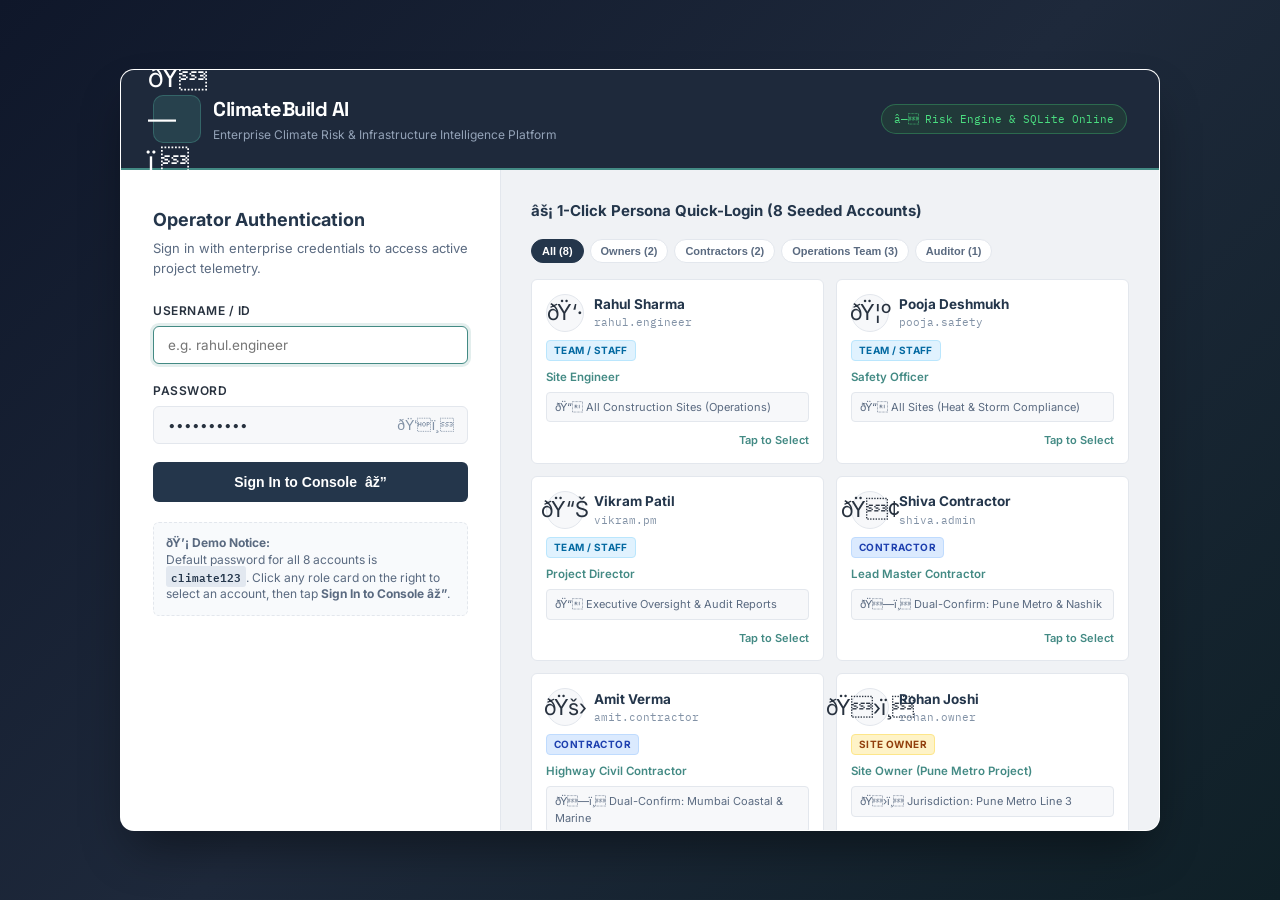
<file: login.html>
﻿<!DOCTYPE html>
<html lang="en">
<head>
  <meta charset="UTF-8">
  <meta name="viewport" content="width=device-width, initial-scale=1.0">
  <title>Sign In â€” ClimateBuildAI Enterprise Platform</title>
  <link rel="preconnect" href="https://fonts.googleapis.com">
  <link rel="preconnect" href="https://fonts.gstatic.com" crossorigin>
  <link href="https://fonts.googleapis.com/css2?family=IBM+Plex+Mono:wght@400;500;600&family=Inter:wght@400;500;600;700&family=Space+Grotesk:wght@600;700&display=swap" rel="stylesheet">
  <link rel="stylesheet" href="style.css">
  <style>
    body {
      background: linear-gradient(135deg, #0F172A 0%, #1E293B 50%, #0F2027 100%);
      color: #F8FAFC;
      min-height: 100vh;
      display: flex;
      flex-direction: column;
      align-items: center;
      justify-content: center;
      padding: 24px 16px;
      font-family: var(--font-sans);
    }
    .login-container {
      width: 100%;
      max-width: 1040px;
      background: #FFFFFF;
      color: var(--text-primary);
      border-radius: var(--radius-lg);
      box-shadow: 0 25px 50px -12px rgba(0, 0, 0, 0.45);
      border: 1px solid rgba(255, 255, 255, 0.15);
      overflow: hidden;
      display: flex;
      flex-direction: column;
    }
    .login-header {
      background: #1E293B;
      color: #FFFFFF;
      padding: 24px 32px;
      display: flex;
      justify-content: space-between;
      align-items: center;
      border-bottom: 2px solid var(--accent);
    }
    .login-brand {
      display: flex;
      align-items: center;
      gap: 12px;
    }
    .login-brand-icon {
      font-size: 28px;
      background: rgba(67, 138, 132, 0.25);
      width: 48px;
      height: 48px;
      display: flex;
      align-items: center;
      justify-content: center;
      border-radius: 10px;
      border: 1px solid rgba(67, 138, 132, 0.5);
    }
    .login-brand h1 {
      font-family: var(--font-display);
      font-size: 20px;
      letter-spacing: -0.5px;
      margin: 0;
      color: #FFFFFF;
    }
    .login-brand p {
      font-size: 12px;
      color: #94A3B8;
      margin: 2px 0 0 0;
    }
    .login-status-badge {
      display: flex;
      align-items: center;
      gap: 6px;
      font-family: var(--font-mono);
      font-size: 11px;
      background: rgba(46, 125, 50, 0.2);
      color: #4ADE80;
      padding: 6px 12px;
      border-radius: 20px;
      border: 1px solid rgba(74, 222, 128, 0.3);
    }
    .login-grid {
      display: grid;
      grid-template-columns: 380px 1fr;
      min-height: 580px;
    }
    .login-form-side {
      padding: 36px 32px;
      background: #FFFFFF;
      border-right: 1px solid var(--border);
      display: flex;
      flex-direction: column;
    }
    .login-form-title {
      font-size: 18px;
      font-weight: 700;
      color: var(--primary);
      margin-bottom: 6px;
    }
    .login-form-sub {
      font-size: 13px;
      color: var(--text-secondary);
      margin-bottom: 24px;
    }
    .form-group {
      margin-bottom: 18px;
    }
    .form-label {
      display: block;
      font-size: 12px;
      font-weight: 600;
      color: var(--text-primary);
      margin-bottom: 6px;
      text-transform: uppercase;
      letter-spacing: 0.5px;
    }
    .input-wrapper {
      position: relative;
      display: flex;
      align-items: center;
    }
    .input-wrapper input {
      width: 100%;
      padding: 10px 14px;
      font-size: 13.5px;
      font-family: var(--font-sans);
      border: 1.5px solid var(--border);
      border-radius: var(--radius-sm);
      outline: none;
      transition: all 0.2s ease;
      background: var(--bg-app);
      color: var(--text-primary);
    }
    .input-wrapper input:focus {
      border-color: var(--accent);
      background: #FFFFFF;
      box-shadow: 0 0 0 3px rgba(67, 138, 132, 0.15);
    }
    .toggle-pwd-btn {
      position: absolute;
      right: 10px;
      background: transparent;
      border: none;
      cursor: pointer;
      font-size: 14px;
      color: var(--text-muted);
      padding: 4px;
    }
    .login-submit-btn {
      width: 100%;
      background: var(--primary);
      color: #FFFFFF;
      border: none;
      padding: 12px;
      font-size: 14px;
      font-weight: 600;
      border-radius: var(--radius-sm);
      cursor: pointer;
      display: flex;
      align-items: center;
      justify-content: center;
      gap: 8px;
      transition: background 0.2s ease, transform 0.1s ease;
      margin-top: 10px;
    }
    .login-submit-btn:hover {
      background: var(--primary-hover);
      transform: translateY(-1px);
    }
    .login-error-banner {
      background: var(--risk-critical-bg);
      border: 1px solid var(--risk-critical-border);
      color: var(--risk-critical);
      padding: 10px 14px;
      border-radius: var(--radius-sm);
      font-size: 12.5px;
      margin-bottom: 18px;
      display: none;
      align-items: center;
      gap: 8px;
    }
    .login-quick-side {
      background: var(--bg-subtle);
      padding: 30px;
      overflow-y: auto;
      max-height: 660px;
    }
    .quick-side-header {
      display: flex;
      justify-content: space-between;
      align-items: center;
      margin-bottom: 16px;
    }
    .quick-side-title {
      font-size: 15px;
      font-weight: 700;
      color: var(--primary);
    }
    .quick-filter-tabs {
      display: flex;
      gap: 6px;
      margin-bottom: 16px;
      flex-wrap: wrap;
    }
    .quick-filter-btn {
      background: #FFFFFF;
      border: 1px solid var(--border);
      padding: 5px 10px;
      border-radius: 14px;
      font-size: 11px;
      font-weight: 600;
      color: var(--text-secondary);
      cursor: pointer;
      transition: all 0.15s ease;
    }
    .quick-filter-btn.active, .quick-filter-btn:hover {
      background: var(--primary);
      color: #FFFFFF;
      border-color: var(--primary);
    }
    .persona-quick-grid {
      display: grid;
      grid-template-columns: 1fr 1fr;
      gap: 12px;
    }
    .persona-card {
      background: #FFFFFF;
      border: 1.5px solid var(--border);
      border-radius: var(--radius-sm);
      padding: 14px;
      cursor: pointer;
      transition: all 0.2s ease;
      display: flex;
      flex-direction: column;
      position: relative;
    }
    .persona-card:hover {
      border-color: var(--accent);
      box-shadow: var(--shadow-md);
      transform: translateY(-2px);
    }
    .persona-card-top {
      display: flex;
      align-items: center;
      gap: 10px;
      margin-bottom: 8px;
    }
    .persona-avatar {
      font-size: 22px;
      background: var(--bg-app);
      width: 38px;
      height: 38px;
      border-radius: 50%;
      display: flex;
      align-items: center;
      justify-content: center;
      border: 1px solid var(--border);
      flex-shrink: 0;
    }
    .persona-info {
      flex: 1;
      overflow: hidden;
    }
    .persona-name {
      font-size: 13.5px;
      font-weight: 700;
      color: var(--primary);
      white-space: nowrap;
      overflow: hidden;
      text-overflow: ellipsis;
    }
    .persona-username {
      font-family: var(--font-mono);
      font-size: 11px;
      color: var(--text-muted);
    }
    .persona-role-title {
      font-size: 11.5px;
      font-weight: 600;
      color: var(--accent);
      margin-bottom: 6px;
    }
    .persona-tag {
      display: inline-block;
      font-size: 10px;
      font-weight: 700;
      padding: 2px 7px;
      border-radius: 4px;
      text-transform: uppercase;
      letter-spacing: 0.4px;
      margin-bottom: 8px;
      align-self: flex-start;
    }
    .tag-owner {
      background: #FEF3C7;
      color: #92400E;
      border: 1px solid #FDE68A;
    }
    .tag-contractor {
      background: #DBEAFE;
      color: #1E40AF;
      border: 1px solid #BFDBFE;
    }
    .tag-team {
      background: #E0F2FE;
      color: #0369A1;
      border: 1px solid #BAE6FD;
    }
    .tag-viewer {
      background: #F1F5F9;
      color: #475569;
      border: 1px solid #E2E8F0;
    }
    .persona-jurisdiction {
      font-size: 11px;
      color: var(--text-secondary);
      background: var(--bg-app);
      padding: 6px 8px;
      border-radius: 4px;
      border: 1px solid var(--border);
      margin-bottom: 10px;
    }
    .persona-login-action {
      font-size: 11px;
      font-weight: 600;
      color: var(--accent);
      display: flex;
      align-items: center;
      justify-content: flex-end;
      gap: 4px;
      margin-top: auto;
    }
    .persona-card:hover .persona-login-action {
      color: var(--primary);
    }
    /* Selected state for persona cards */
    .persona-card.selected {
      border-color: var(--primary);
      background: linear-gradient(135deg, #EFF6FF 0%, #DBEAFE 100%);
      box-shadow: 0 0 0 2px rgba(37,99,235,0.18), 0 4px 16px rgba(37,99,235,0.10);
      transform: translateY(-2px);
    }
    .persona-card.selected .persona-login-action {
      color: var(--primary);
      font-weight: 700;
    }
    .demo-credentials-note {
      margin-top: 20px;
      background: #F8FAFC;
      border: 1px dashed var(--border);
      border-radius: var(--radius-sm);
      padding: 12px;
      font-size: 12px;
      color: var(--text-secondary);
      line-height: 1.4;
    }
    .demo-credentials-note code {
      background: #E2E8F0;
      padding: 1px 5px;
      border-radius: 3px;
      font-family: var(--font-mono);
      font-size: 11px;
      color: var(--primary);
      font-weight: 600;
    }
    @media (max-width: 860px) {
      .login-grid {
        grid-template-columns: 1fr;
      }
      .login-form-side {
        border-right: none;
        border-bottom: 1px solid var(--border);
      }
      .persona-quick-grid {
        grid-template-columns: 1fr;
      }
    }
  </style>
</head>
<body>

  <div class="login-container">
    <!-- Header -->
    <div class="login-header">
      <div class="login-brand">
        <div class="login-brand-icon">ðŸ—ï¸</div>
        <div>
          <h1>ClimateBuild AI</h1>
          <p>Enterprise Climate Risk &amp; Infrastructure Intelligence Platform</p>
        </div>
      </div>
      <div class="login-status-badge">
        <span>â—</span>
        <span>Risk Engine &amp; SQLite Online</span>
      </div>
    </div>

    <!-- Login Grid -->
    <div class="login-grid">
      <!-- Left: Form -->
      <div class="login-form-side">
        <div class="login-form-title">Operator Authentication</div>
        <div class="login-form-sub">Sign in with enterprise credentials to access active project telemetry.</div>

        <div id="loginErrorBanner" class="login-error-banner">
          <span>âš ï¸</span>
          <span id="loginErrorText">Invalid username or password.</span>
        </div>

        <form id="loginForm" onsubmit="handleFormLogin(event)">
          <div class="form-group">
            <label class="form-label" for="loginUsername">Username / ID</label>
            <div class="input-wrapper">
              <input type="text" id="loginUsername" placeholder="e.g. rahul.engineer" required autofocus autocomplete="username">
            </div>
          </div>

          <div class="form-group">
            <label class="form-label" for="loginPassword">Password</label>
            <div class="input-wrapper">
              <input type="password" id="loginPassword" value="climate123" placeholder="Enter password" required autocomplete="current-password">
              <button type="button" class="toggle-pwd-btn" id="togglePwdBtn" onclick="togglePasswordVisibility()">ðŸ‘ï¸</button>
            </div>
          </div>

          <button type="submit" class="login-submit-btn" id="loginSubmitBtn">
            <span>Sign In to Console</span>
            <span>âž”</span>
          </button>
        </form>

        <!-- Selected Account Notice (shown after clicking a persona card) -->
        <div id="selectedAccountNotice" style="display:none; align-items:center; gap:8px; background:#EFF6FF; border:1px solid #BFDBFE; border-radius:6px; padding:9px 14px; margin-top:12px; font-size:13px;"></div>

        <div class="demo-credentials-note">
          <strong>ðŸ’¡ Demo Notice:</strong><br>
          Default password for all 8 accounts is <code>climate123</code>. Click any role card on the right to select an account, then tap <strong>Sign In to Console âž”</strong>.
        </div>
      </div>

      <!-- Right: Quick Personas -->
      <div class="login-quick-side">
        <div class="quick-side-header">
          <div class="quick-side-title">âš¡ 1-Click Persona Quick-Login (8 Seeded Accounts)</div>
        </div>

        <div class="quick-filter-tabs">
          <button class="quick-filter-btn active" onclick="filterPersonas('all', this)">All (8)</button>
          <button class="quick-filter-btn" onclick="filterPersonas('Owner', this)">Owners (2)</button>
          <button class="quick-filter-btn" onclick="filterPersonas('Contractor', this)">Contractors (2)</button>
          <button class="quick-filter-btn" onclick="filterPersonas('Team/Staff', this)">Operations Team (3)</button>
          <button class="quick-filter-btn" onclick="filterPersonas('Viewer', this)">Auditor (1)</button>
        </div>

        <div class="persona-quick-grid" id="personaQuickGrid">
          <!-- Account 1: rahul.engineer -->
          <div class="persona-card" data-type="Team/Staff" onclick="quickLogin('rahul.engineer')">
            <div class="persona-card-top">
              <div class="persona-avatar">ðŸ‘·</div>
              <div class="persona-info">
                <div class="persona-name">Rahul Sharma</div>
                <div class="persona-username">rahul.engineer</div>
              </div>
            </div>
            <span class="persona-tag tag-team">Team / Staff</span>
            <div class="persona-role-title">Site Engineer</div>
            <div class="persona-jurisdiction">ðŸ“ All Construction Sites (Operations)</div>
            <div class="persona-login-action">Tap to Select</div>
          </div>

          <!-- Account 2: pooja.safety -->
          <div class="persona-card" data-type="Team/Staff" onclick="quickLogin('pooja.safety')">
            <div class="persona-card-top">
              <div class="persona-avatar">ðŸ¦º</div>
              <div class="persona-info">
                <div class="persona-name">Pooja Deshmukh</div>
                <div class="persona-username">pooja.safety</div>
              </div>
            </div>
            <span class="persona-tag tag-team">Team / Staff</span>
            <div class="persona-role-title">Safety Officer</div>
            <div class="persona-jurisdiction">ðŸ“ All Sites (Heat &amp; Storm Compliance)</div>
            <div class="persona-login-action">Tap to Select</div>
          </div>

          <!-- Account 3: vikram.pm -->
          <div class="persona-card" data-type="Team/Staff" onclick="quickLogin('vikram.pm')">
            <div class="persona-card-top">
              <div class="persona-avatar">ðŸ“Š</div>
              <div class="persona-info">
                <div class="persona-name">Vikram Patil</div>
                <div class="persona-username">vikram.pm</div>
              </div>
            </div>
            <span class="persona-tag tag-team">Team / Staff</span>
            <div class="persona-role-title">Project Director</div>
            <div class="persona-jurisdiction">ðŸ“ Executive Oversight &amp; Audit Reports</div>
            <div class="persona-login-action">Tap to Select</div>
          </div>

          <!-- Account 4: shiva.admin -->
          <div class="persona-card" data-type="Contractor" onclick="quickLogin('shiva.admin')">
            <div class="persona-card-top">
              <div class="persona-avatar">ðŸ¢</div>
              <div class="persona-info">
                <div class="persona-name">Shiva Contractor</div>
                <div class="persona-username">shiva.admin</div>
              </div>
            </div>
            <span class="persona-tag tag-contractor">Contractor</span>
            <div class="persona-role-title">Lead Master Contractor</div>
            <div class="persona-jurisdiction">ðŸ—ï¸ Dual-Confirm: Pune Metro &amp; Nashik</div>
            <div class="persona-login-action">Tap to Select</div>
          </div>

          <!-- Account 5: amit.contractor -->
          <div class="persona-card" data-type="Contractor" onclick="quickLogin('amit.contractor')">
            <div class="persona-card-top">
              <div class="persona-avatar">ðŸš›</div>
              <div class="persona-info">
                <div class="persona-name">Amit Verma</div>
                <div class="persona-username">amit.contractor</div>
              </div>
            </div>
            <span class="persona-tag tag-contractor">Contractor</span>
            <div class="persona-role-title">Highway Civil Contractor</div>
            <div class="persona-jurisdiction">ðŸ—ï¸ Dual-Confirm: Mumbai Coastal &amp; Marine</div>
            <div class="persona-login-action">Tap to Select</div>
          </div>

          <!-- Account 6: rohan.owner -->
          <div class="persona-card" data-type="Owner" onclick="quickLogin('rohan.owner')">
            <div class="persona-card-top">
              <div class="persona-avatar">ðŸ›ï¸</div>
              <div class="persona-info">
                <div class="persona-name">Rohan Joshi</div>
                <div class="persona-username">rohan.owner</div>
              </div>
            </div>
            <span class="persona-tag tag-owner">Site Owner</span>
            <div class="persona-role-title">Site Owner (Pune Metro Project)</div>
            <div class="persona-jurisdiction">ðŸ›ï¸ Jurisdiction: Pune Metro Line 3</div>
            <div class="persona-login-action">Tap to Select</div>
          </div>

          <!-- Account 7: suresh.owner -->
          <div class="persona-card" data-type="Owner" onclick="quickLogin('suresh.owner')">
            <div class="persona-card-top">
              <div class="persona-avatar">âš“</div>
              <div class="persona-info">
                <div class="persona-name">Suresh Shinde</div>
                <div class="persona-username">suresh.owner</div>
              </div>
            </div>
            <span class="persona-tag tag-owner">Site Owner</span>
            <div class="persona-role-title">Site Owner (Mumbai Coastal Project)</div>
            <div class="persona-jurisdiction">ðŸ›ï¸ Jurisdiction: Mumbai Coastal Pier 4</div>
            <div class="persona-login-action">Tap to Select</div>
          </div>

          <!-- Account 8: public.viewer -->
          <div class="persona-card" data-type="Viewer" onclick="quickLogin('public.viewer')">
            <div class="persona-card-top">
              <div class="persona-avatar">ðŸ‘ï¸</div>
              <div class="persona-info">
                <div class="persona-name">Public Auditor</div>
                <div class="persona-username">public.viewer</div>
              </div>
            </div>
            <span class="persona-tag tag-viewer">Public Auditor</span>
            <div class="persona-role-title">Read-Only Auditor</div>
            <div class="persona-jurisdiction">ðŸŒ Public Transparency &amp; ESG Records</div>
            <div class="persona-login-action">Tap to Select</div>
          </div>
        </div>
      </div>
    </div>
  </div>

  <script>
    function togglePasswordVisibility() {
      const pwd = document.getElementById("loginPassword");
      const btn = document.getElementById("togglePwdBtn");
      if (pwd.type === "password") {
        pwd.type = "text";
        btn.textContent = "ðŸ™ˆ";
      } else {
        pwd.type = "password";
        btn.textContent = "ðŸ‘ï¸";
      }
    }

    const KNOWN_ACCOUNTS = {
      "rahul.engineer": {
        id: "user-1", username: "rahul.engineer", name: "Rahul Sharma", role: "Site Engineer",
        user_type: "Team/Staff", email: "rahul.engineer@climatebuild.ai", avatar: "ðŸ‘·",
        assigned_site_id: null, assigned_site_name: "All Project Sites (Operations)"
      },
      "pooja.safety": {
        id: "user-2", username: "pooja.safety", name: "Pooja Deshmukh", role: "Safety Officer",
        user_type: "Team/Staff", email: "pooja.safety@climatebuild.ai", avatar: "ðŸ¦º",
        assigned_site_id: null, assigned_site_name: "All Project Sites (Safety Oversight)"
      },
      "vikram.pm": {
        id: "user-3", username: "vikram.pm", name: "Vikram Patil", role: "Project Director",
        user_type: "Team/Staff", email: "vikram.patil@climatebuild.ai", avatar: "ðŸ“Š",
        assigned_site_id: null, assigned_site_name: "All Project Sites (Executive Oversight)"
      },
      "shiva.admin": {
        id: "user-4", username: "shiva.admin", name: "Shiva Contractor", role: "Lead Master Contractor",
        user_type: "Contractor", email: "shiva.contractor@climatebuild.ai", avatar: "ðŸ¢",
        assigned_site_id: "site-pune", assigned_site_name: "Pune Metro Line 3"
      },
      "amit.contractor": {
        id: "user-5", username: "amit.contractor", name: "Amit Verma", role: "Highway Civil Contractor",
        user_type: "Contractor", email: "amit.verma@climatebuild.ai", avatar: "ðŸš›",
        assigned_site_id: "site-mumbai", assigned_site_name: "Mumbai Coastal Road Pier 4"
      },
      "rohan.owner": {
        id: "user-6", username: "rohan.owner", name: "Rohan Joshi", role: "Site Owner (Pune Metro Project)",
        user_type: "Owner", email: "rohan.joshi@climatebuild.ai", avatar: "ðŸ›ï¸",
        assigned_site_id: "site-pune", assigned_site_name: "Pune Metro Line 3"
      },
      "suresh.owner": {
        id: "user-7", username: "suresh.owner", name: "Suresh Shinde", role: "Site Owner (Mumbai Coastal Project)",
        user_type: "Owner", email: "suresh.shinde@climatebuild.ai", avatar: "âš“",
        assigned_site_id: "site-mumbai", assigned_site_name: "Mumbai Coastal Road Pier 4"
      },
      "public.viewer": {
        id: "user-8", username: "public.viewer", name: "Public Auditor", role: "Read-Only Auditor",
        user_type: "Viewer", email: "auditor@climatebuild.ai", avatar: "ðŸ‘ï¸",
        assigned_site_id: null, assigned_site_name: "Public Infrastructure Audit Portal"
      }
    };

    // Check if user is already logged in
    document.addEventListener("DOMContentLoaded", () => {
      try {
        const saved = JSON.parse(localStorage.getItem("climatebuild_user"));
        const token = localStorage.getItem("climatebuild_token");
        if (saved && saved.name && token) {
          const errBanner = document.getElementById("loginErrorBanner");
          errBanner.style.background = "#EFF6FF";
          errBanner.style.borderColor = "#93C5FD";
          errBanner.style.color = "#1E40AF";
          errBanner.style.display = "flex";
          errBanner.innerHTML = `
            <span>ðŸ‘¤</span>
            <div style="flex:1;">
              Currently logged in as <strong>${saved.name}</strong> (${saved.role}).
              <a href="index.html" style="margin-left:8px; color:#2563EB; font-weight:700; text-decoration:underline;">Enter Dashboard âž”</a>
            </div>
          `;
        }
      } catch (e) {}
    });

    function filterPersonas(type, btn) {
      document.querySelectorAll(".quick-filter-btn").forEach(b => b.classList.remove("active"));
      btn.classList.add("active");
      const cards = document.querySelectorAll(".persona-card");
      cards.forEach(card => {
        if (type === "all" || card.dataset.type === type) {
          card.style.display = "flex";
        } else {
          card.style.display = "none";
        }
      });
    }

    async function executeLogin(username, password, isDemo = false) {
      const errorBanner = document.getElementById("loginErrorBanner");
      const errorText = document.getElementById("loginErrorText");
      const submitBtn = document.getElementById("loginSubmitBtn");
      
      errorBanner.style.display = "none";
      errorBanner.style.background = "var(--risk-critical-bg)";
      errorBanner.style.borderColor = "var(--risk-critical-border)";
      errorBanner.style.color = "var(--risk-critical)";
      submitBtn.disabled = true;
      submitBtn.innerHTML = `<span>Authenticating...</span>`;

      const normalizedUser = (username || "").trim().toLowerCase();
      let authUser = null;
      let token = null;

      try {
        const response = await fetch("/api/auth/login", {
          method: "POST",
          headers: { "Content-Type": "application/json" },
          body: JSON.stringify({ username: normalizedUser, password, is_demo: isDemo })
        });
        const data = await response.json();

        if (response.ok && data.success) {
          authUser = data.user;
          token = data.token;
          localStorage.setItem("climatebuild_permissions", JSON.stringify(data.permissions || {}));
        } else {
          errorText.textContent = data.error || "Authentication failed. Please verify credentials.";
          errorBanner.style.display = "flex";
          submitBtn.disabled = false;
          submitBtn.innerHTML = `<span>Sign In to Console</span><span>âž”</span>`;
          return;
        }
      } catch (err) {
        // Client-side fallback for offline or file:// protocol
        console.warn("Backend /api/auth/login unreachable, validating locally:", err);
        if (KNOWN_ACCOUNTS[normalizedUser]) {
          if (isDemo || password === "climate123") {
            authUser = KNOWN_ACCOUNTS[normalizedUser];
            token = `cb-token-${authUser.id}-${Date.now()}`;
          } else {
            errorText.textContent = "Incorrect password. Default demo password is: climate123";
            errorBanner.style.display = "flex";
            submitBtn.disabled = false;
            submitBtn.innerHTML = `<span>Sign In to Console</span><span>âž”</span>`;
            return;
          }
        } else {
          errorText.textContent = `User '${username}' not found. Please choose from the 8 demo accounts.`;
          errorBanner.style.display = "flex";
          submitBtn.disabled = false;
          submitBtn.innerHTML = `<span>Sign In to Console</span><span>âž”</span>`;
          return;
        }
      }

      if (authUser) {
        localStorage.setItem("climatebuild_token", token || (`token-${Date.now()}`));
        localStorage.setItem("climatebuild_user", JSON.stringify(authUser));
        localStorage.setItem("climatebuild_persona", JSON.stringify({
          name: authUser.name,
          role: authUser.role,
          avatar: authUser.avatar
        }));

        submitBtn.innerHTML = `<span>âœ“ Welcome ${authUser.name}! Opening Console...</span>`;
        setTimeout(() => {
          window.location.replace("index.html");
        }, 350);
      }
    }

    function handleFormLogin(e) {
      e.preventDefault();
      const u = document.getElementById("loginUsername").value.trim();
      const p = document.getElementById("loginPassword").value;
      executeLogin(u, p, false);
    }

    function quickLogin(username) {
      selectAccount(username);
    }

    function selectAccount(username) {
      // Fill the login form with this account's credentials
      document.getElementById("loginUsername").value = username;
      document.getElementById("loginPassword").value = "climate123";

      // Highlight the selected card, reset all others
      document.querySelectorAll(".persona-card").forEach(card => {
        card.classList.remove("selected");
        const action = card.querySelector(".persona-login-action");
        if (action) action.textContent = "Tap to Select";
      });
      const selectedCard = document.querySelector(`.persona-card[onclick*="${username}"]`);
      if (selectedCard) {
        selectedCard.classList.add("selected");
        const action = selectedCard.querySelector(".persona-login-action");
        if (action) action.textContent = "âœ“ Selected â€” click Sign In âž”";
        selectedCard.scrollIntoView({ behavior: "smooth", block: "nearest" });
      }

      // Show a notice in the form
      const notice = document.getElementById("selectedAccountNotice");
      const knownUser = KNOWN_ACCOUNTS[username];
      if (notice && knownUser) {
        notice.style.display = "flex";
        notice.innerHTML = `<span style="color:var(--primary)">âœ“ Account selected: <strong>${knownUser.name}</strong> â€” ${knownUser.role}</span>`;
      }
    }
  </script>
</body>
</html>
</file>
<file: style.css>
/* =========================================================
   ClimateBuildAI — Enterprise Engineering Dashboard Design System
   Professional, Technical, Accessible, and Restrained Styling
   ========================================================= */

:root {
  /* Design Tokens from Phase 1.1 */
  --bg-app: #F7F8FA;
  --bg-card: #FFFFFF;
  --bg-subtle: #F0F2F5;
  --bg-hover: #E9ECEF;
  --border: #E3E7ED;
  --border-focus: #438A84;

  /* Typography */
  --text-primary: #28323F;
  --text-secondary: #5A6A80;
  --text-muted: #8292A6;
  --text-inverse: #FFFFFF;

  /* Brand Colors */
  --primary: #24364B;          /* Deep Navy Primary */
  --primary-hover: #1A2838;
  --primary-light: #EEF2F6;
  --accent: #438A84;           /* Muted Teal Accent */
  --accent-hover: #36706B;
  --accent-light: #EBF4F3;

  /* Muted Risk Categories */
  --risk-low: #2E7D32;         /* Muted Green */
  --risk-low-bg: #E8F5E9;
  --risk-low-border: #A5D6A7;

  --risk-medium: #D97706;      /* Muted Amber */
  --risk-medium-bg: #FEF3C7;
  --risk-medium-border: #FDE68A;

  --risk-high: #C2410C;        /* Muted Orange */
  --risk-high-bg: #FFEDD5;
  --risk-high-border: #FDBA74;

  --risk-critical: #B91C1C;    /* Muted Red */
  --risk-critical-bg: #FEE2E2;
  --risk-critical-border: #FCA5A5;

  /* Elevations & Radii */
  --radius-xs: 4px;
  --radius-sm: 6px;
  --radius-md: 10px;
  --radius-lg: 14px;
  --shadow-sm: 0 1px 3px rgba(0, 0, 0, 0.05);
  --shadow-md: 0 4px 6px -1px rgba(0, 0, 0, 0.06), 0 2px 4px -1px rgba(0, 0, 0, 0.03);
  --shadow-lg: 0 10px 15px -3px rgba(0, 0, 0, 0.07), 0 4px 6px -2px rgba(0, 0, 0, 0.03);

  /* Fonts */
  --font-sans: 'Inter', -apple-system, BlinkMacSystemFont, 'Segoe UI', Roboto, sans-serif;
  --font-display: 'Space Grotesk', var(--font-sans);
  --font-mono: 'IBM Plex Mono', 'SFMono-Regular', Consolas, monospace;
}

* {
  box-sizing: border-box;
  margin: 0;
  padding: 0;
}

body {
  font-family: var(--font-sans);
  background: var(--bg-app);
  color: var(--text-primary);
  line-height: 1.5;
  -webkit-font-smoothing: antialiased;
  overflow-x: hidden;
}

/* =========================================================
   REUSABLE APPLICATION SHELL (Sidebar + Topbar + Content)
   ========================================================= */
.app-container {
  display: flex;
  min-height: 100vh;
  width: 100%;
}

/* Sidebar */
.app-sidebar {
  width: 260px;
  background: #FFFFFF;
  border-right: 1px solid var(--border);
  display: flex;
  flex-direction: column;
  position: sticky;
  top: 0;
  height: 100vh;
  z-index: 1000;
  flex-shrink: 0;
}

.sidebar-header {
  padding: 18px 20px;
  border-bottom: 1px solid var(--border);
  display: flex;
  align-items: center;
  gap: 12px;
}

.brand-icon {
  font-size: 24px;
  line-height: 1;
}

.brand-title {
  font-family: var(--font-display);
  font-size: 16px;
  font-weight: 700;
  color: var(--primary);
  letter-spacing: -0.01em;
  display: flex;
  align-items: center;
  gap: 6px;
}

.brand-title span {
  color: var(--accent);
}

.brand-badge {
  font-family: var(--font-mono);
  font-size: 9.5px;
  font-weight: 600;
  background: var(--primary);
  color: #FFFFFF;
  padding: 2px 6px;
  border-radius: 4px;
  letter-spacing: 0.04em;
}

.sidebar-nav {
  flex: 1;
  overflow-y: auto;
  padding: 14px 12px;
  display: flex;
  flex-direction: column;
  gap: 4px;
}

.nav-section-title {
  font-family: var(--font-mono);
  font-size: 10.5px;
  font-weight: 600;
  color: var(--text-muted);
  text-transform: uppercase;
  letter-spacing: 0.06em;
  padding: 12px 10px 4px;
}

.nav-item {
  display: flex;
  align-items: center;
  justify-content: space-between;
  padding: 9px 12px;
  border-radius: var(--radius-sm);
  color: var(--text-secondary);
  font-size: 13.5px;
  font-weight: 500;
  cursor: pointer;
  text-decoration: none;
  transition: all 0.15s ease;
  border: 1px solid transparent;
}

.nav-item-content {
  display: flex;
  align-items: center;
  gap: 10px;
}

.nav-icon {
  font-size: 16px;
  line-height: 1;
  width: 18px;
  text-align: center;
}

.nav-item:hover {
  background: var(--bg-subtle);
  color: var(--text-primary);
}

.nav-item.active {
  background: var(--primary);
  color: #FFFFFF;
  font-weight: 600;
}

.nav-item.active .nav-icon {
  transform: scale(1.05);
}

.nav-pill {
  font-family: var(--font-mono);
  font-size: 10px;
  padding: 2px 6px;
  border-radius: 9999px;
  background: var(--bg-subtle);
  color: var(--text-secondary);
  font-weight: 600;
}

.nav-item.active .nav-pill {
  background: rgba(255, 255, 255, 0.2);
  color: #FFFFFF;
}

.nav-pill.alert {
  background: var(--risk-critical-bg);
  color: var(--risk-critical);
}

.sidebar-footer {
  padding: 14px 16px;
  border-top: 1px solid var(--border);
  background: #FFFFFF;
}

.system-status-indicator {
  display: flex;
  align-items: center;
  gap: 8px;
  font-family: var(--font-mono);
  font-size: 11px;
  color: var(--text-secondary);
  background: var(--bg-app);
  padding: 6px 10px;
  border-radius: var(--radius-xs);
  border: 1px solid var(--border);
}

.status-dot {
  width: 7px;
  height: 7px;
  border-radius: 50%;
  background: var(--risk-low);
  box-shadow: 0 0 0 3px rgba(46, 125, 50, 0.2);
}

/* App Main & Topbar */
.app-content-wrapper {
  flex: 1;
  display: flex;
  flex-direction: column;
  min-width: 0;
}

.app-topbar {
  background: #FFFFFF;
  border-bottom: 1px solid var(--border);
  padding: 10px 24px;
  display: flex;
  align-items: center;
  justify-content: space-between;
  gap: 16px;
  position: sticky;
  top: 0;
  z-index: 900;
}

.topbar-left {
  display: flex;
  align-items: center;
  gap: 16px;
}

.sidebar-toggle-btn {
  display: none;
  background: transparent;
  border: 1px solid var(--border);
  border-radius: var(--radius-sm);
  padding: 6px 10px;
  font-size: 16px;
  cursor: pointer;
  color: var(--text-primary);
}

.breadcrumb-trail {
  display: flex;
  align-items: center;
  gap: 8px;
  font-family: var(--font-mono);
  font-size: 12px;
  color: var(--text-muted);
}

.breadcrumb-active {
  color: var(--primary);
  font-weight: 600;
}

.global-site-selector {
  display: flex;
  align-items: center;
  gap: 8px;
  background: var(--bg-subtle);
  border: 1px solid var(--border);
  border-radius: var(--radius-sm);
  padding: 4px 10px;
}

.global-site-selector label {
  font-family: var(--font-mono);
  font-size: 11px;
  font-weight: 600;
  color: var(--text-muted);
}

.global-site-selector select {
  background: transparent;
  border: none;
  font-size: 13px;
  font-weight: 600;
  color: var(--primary);
  outline: none;
  cursor: pointer;
}

.topbar-right {
  display: flex;
  align-items: center;
  gap: 12px;
}

.topbar-btn {
  display: inline-flex;
  align-items: center;
  gap: 6px;
  background: #FFFFFF;
  border: 1px solid var(--border);
  color: var(--text-secondary);
  padding: 7px 12px;
  font-size: 12.5px;
  font-weight: 500;
  border-radius: var(--radius-sm);
  cursor: pointer;
  transition: all 0.15s ease;
}

.topbar-btn:hover {
  background: var(--bg-subtle);
  color: var(--text-primary);
  border-color: var(--text-muted);
}

.topbar-btn.primary {
  background: var(--primary);
  color: #FFFFFF;
  border-color: var(--primary);
}

.topbar-btn.primary:hover {
  background: var(--primary-hover);
}

.user-profile-widget {
  display: flex;
  align-items: center;
  gap: 10px;
  padding: 4px 10px 4px 6px;
  background: var(--bg-subtle);
  border: 1px solid var(--border);
  border-radius: 9999px;
  cursor: pointer;
  transition: all 0.15s ease;
}

.user-profile-widget:hover {
  background: var(--bg-hover);
}

.user-avatar-circle {
  width: 28px;
  height: 28px;
  border-radius: 50%;
  background: #FFFFFF;
  border: 1px solid var(--border);
  display: flex;
  align-items: center;
  justify-content: center;
  font-size: 14px;
}

.user-meta {
  display: flex;
  flex-direction: column;
  text-align: left;
}

.user-meta-name {
  font-size: 12px;
  font-weight: 600;
  color: var(--text-primary);
  line-height: 1.2;
}

.user-meta-role {
  font-family: var(--font-mono);
  font-size: 10px;
  color: var(--accent);
}

/* =========================================================
   MAIN VIEWPORT & PAGE CONTAINERS
   ========================================================= */
.app-main {
  flex: 1;
  padding: 24px;
  max-width: 1480px;
  width: 100%;
  margin: 0 auto;
}

.view-section {
  display: none;
}

.view-section.active {
  display: block;
  animation: viewFade 0.2s ease-out;
}

@keyframes viewFade {
  from { opacity: 0; transform: translateY(4px); }
  to { opacity: 1; transform: translateY(0); }
}

.page-header {
  display: flex;
  justify-content: space-between;
  align-items: flex-start;
  margin-bottom: 20px;
  flex-wrap: wrap;
  gap: 14px;
}

.page-title {
  font-family: var(--font-display);
  font-size: 22px;
  font-weight: 700;
  color: var(--primary);
  letter-spacing: -0.01em;
  display: flex;
  align-items: center;
  gap: 8px;
}

.page-subtitle {
  font-size: 13.5px;
  color: var(--text-secondary);
  margin-top: 4px;
}

/* =========================================================
   CARDS, PANELS, AND GRIDS
   ========================================================= */
.metric-grid {
  display: grid;
  grid-template-columns: repeat(6, 1fr);
  gap: 14px;
  margin-bottom: 20px;
}

.metric-card {
  background: var(--bg-card);
  border: 1px solid var(--border);
  border-radius: var(--radius-md);
  padding: 16px;
  display: flex;
  flex-direction: column;
  justify-content: space-between;
  gap: 8px;
  box-shadow: var(--shadow-sm);
  transition: transform 0.15s ease, box-shadow 0.15s ease;
  position: relative;
  overflow: hidden;
}

.metric-card:hover {
  transform: translateY(-2px);
  box-shadow: var(--shadow-md);
}

.metric-card::before {
  content: "";
  position: absolute;
  top: 0;
  left: 0;
  right: 0;
  height: 3px;
  background: var(--primary);
}

.metric-card.accent::before { background: var(--accent); }
.metric-card.warning::before { background: var(--risk-medium); }
.metric-card.danger::before { background: var(--risk-critical); }
.metric-card.success::before { background: var(--risk-low); }

.metric-label {
  font-family: var(--font-mono);
  font-size: 11px;
  font-weight: 600;
  color: var(--text-muted);
  text-transform: uppercase;
  letter-spacing: 0.04em;
}

.metric-value {
  font-family: var(--font-mono);
  font-size: 22px;
  font-weight: 700;
  color: var(--text-primary);
}

.metric-sub {
  font-size: 11px;
  color: var(--text-secondary);
  display: flex;
  align-items: center;
  gap: 4px;
}

.content-panel {
  background: var(--bg-card);
  border: 1px solid var(--border);
  border-radius: var(--radius-md);
  padding: 20px;
  margin-bottom: 20px;
  box-shadow: var(--shadow-sm);
}

.panel-header {
  display: flex;
  justify-content: space-between;
  align-items: center;
  margin-bottom: 16px;
  padding-bottom: 12px;
  border-bottom: 1px solid var(--border);
}

.panel-title {
  font-family: var(--font-display);
  font-size: 15px;
  font-weight: 700;
  color: var(--primary);
  display: flex;
  align-items: center;
  gap: 8px;
}

/* =========================================================
   TABLES & LISTS
   ========================================================= */
.data-table-container {
  overflow-x: auto;
  border: 1px solid var(--border);
  border-radius: var(--radius-sm);
}

.data-table {
  width: 100%;
  border-collapse: collapse;
  background: #FFFFFF;
  text-align: left;
  font-size: 13px;
}

.data-table th {
  background: var(--bg-subtle);
  font-family: var(--font-mono);
  color: var(--text-muted);
  font-size: 11px;
  font-weight: 600;
  text-transform: uppercase;
  letter-spacing: 0.04em;
  padding: 10px 14px;
  border-bottom: 1px solid var(--border);
}

.data-table td {
  padding: 12px 14px;
  border-bottom: 1px solid var(--border);
  color: var(--text-primary);
}

.data-table tbody tr:last-child td {
  border-bottom: none;
}

.data-table tbody tr:hover td {
  background: rgba(240, 242, 245, 0.6);
}

/* Status Badges & Pills */
.risk-tag {
  display: inline-flex;
  align-items: center;
  gap: 6px;
  padding: 3px 8px;
  border-radius: 9999px;
  font-family: var(--font-mono);
  font-size: 11px;
  font-weight: 600;
  letter-spacing: 0.02em;
}

.risk-tag.LOW {
  background: var(--risk-low-bg);
  color: var(--risk-low);
  border: 1px solid var(--risk-low-border);
}

.risk-tag.MEDIUM {
  background: var(--risk-medium-bg);
  color: var(--risk-medium);
  border: 1px solid var(--risk-medium-border);
}

.risk-tag.HIGH {
  background: var(--risk-high-bg);
  color: var(--risk-high);
  border: 1px solid var(--risk-high-border);
}

.risk-tag.CRITICAL {
  background: var(--risk-critical-bg);
  color: var(--risk-critical);
  border: 1px solid var(--risk-critical-border);
}

/* =========================================================
   GEOSPATIAL LEAFLET MAP
   ========================================================= */
.map-panel {
  position: relative;
  border-radius: var(--radius-md);
  overflow: hidden;
  border: 1px solid var(--border);
  box-shadow: var(--shadow-sm);
}

#gisMap {
  width: 100%;
  height: 520px;
  background: #E5E7EB;
  z-index: 10;
}

.map-control-overlay {
  position: absolute;
  top: 14px;
  right: 14px;
  z-index: 800;
  background: rgba(255, 255, 255, 0.94);
  backdrop-filter: blur(4px);
  border: 1px solid var(--border);
  border-radius: var(--radius-sm);
  padding: 8px 12px;
  display: flex;
  gap: 8px;
  box-shadow: var(--shadow-md);
}

.map-legend-bar {
  display: flex;
  gap: 16px;
  padding: 10px 14px;
  background: var(--bg-subtle);
  border-top: 1px solid var(--border);
  font-family: var(--font-mono);
  font-size: 11px;
  color: var(--text-secondary);
}

.legend-dot {
  width: 8px;
  height: 8px;
  border-radius: 50%;
  display: inline-block;
}

/* =========================================================
   LIVE SITE AI CAMERA & SENSOR HUDS
   ========================================================= */
.cctv-station {
  display: grid;
  grid-template-columns: 1.4fr 0.6fr;
  gap: 18px;
  margin-bottom: 20px;
}

.cctv-monitor {
  background: #111827;
  border-radius: var(--radius-md);
  overflow: hidden;
  border: 1px solid #1F2937;
  position: relative;
  color: #F9FAFB;
}

.cctv-hud-header {
  position: absolute;
  top: 12px;
  left: 14px;
  right: 14px;
  display: flex;
  justify-content: space-between;
  align-items: center;
  z-index: 20;
  font-family: var(--font-mono);
  font-size: 11px;
}

.cctv-stream-indicator {
  display: inline-flex;
  align-items: center;
  gap: 6px;
  background: rgba(17, 24, 39, 0.85);
  padding: 3px 8px;
  border-radius: 4px;
  border: 1px solid rgba(255, 255, 255, 0.15);
  font-weight: 600;
}

.rec-pulse-dot {
  width: 7px;
  height: 7px;
  border-radius: 50%;
  background: #EF4444;
  animation: recPulse 1.2s infinite;
}

@keyframes recPulse {
  0%, 100% { opacity: 1; }
  50% { opacity: 0.3; }
}

.cctv-viewport {
  width: 100%;
  height: 380px;
  position: relative;
  background: #1F2937;
  overflow: hidden;
}

.cctv-svg-scene {
  width: 100%;
  height: 100%;
}

.cctv-weather-canvas {
  position: absolute;
  inset: 0;
  pointer-events: none;
}

.cctv-bbox {
  position: absolute;
  border: 1.5px solid #10B981;
  background: rgba(16, 185, 129, 0.1);
  border-radius: 2px;
  pointer-events: none;
}

.cctv-bbox-tag {
  position: absolute;
  top: -18px;
  left: -1px;
  background: #10B981;
  color: #FFFFFF;
  font-family: var(--font-mono);
  font-size: 9px;
  font-weight: 600;
  padding: 1px 5px;
  border-radius: 2px 2px 0 0;
  white-space: nowrap;
}

.cctv-bbox.alert {
  border-color: #EF4444;
  background: rgba(239, 68, 68, 0.15);
}
.cctv-bbox.alert .cctv-bbox-tag {
  background: #EF4444;
}

.cctv-controls {
  padding: 10px 14px;
  background: #111827;
  border-top: 1px solid #1F2937;
  display: flex;
  justify-content: space-between;
  align-items: center;
  flex-wrap: wrap;
  gap: 10px;
}

.cam-btn-group {
  display: flex;
  gap: 6px;
}

.cam-btn {
  background: #1F2937;
  border: 1px solid #374151;
  color: #D1D5DB;
  font-family: var(--font-mono);
  font-size: 11px;
  padding: 5px 10px;
  border-radius: 4px;
  cursor: pointer;
  transition: all 0.15s ease;
}

.cam-btn.active {
  background: var(--accent);
  border-color: var(--accent);
  color: #FFFFFF;
  font-weight: 600;
}

/* =========================================================
   WHAT-IF SMART SCHEDULING COMPARISON (SCENARIOS A & B)
   ========================================================= */
.schedule-comparison-grid {
  display: grid;
  grid-template-columns: repeat(2, 1fr);
  gap: 18px;
  margin-bottom: 20px;
}

.scenario-card {
  border: 1.5px solid var(--border);
  border-radius: var(--radius-md);
  padding: 18px;
  background: #FFFFFF;
}

.scenario-card.recommended {
  border-color: var(--accent);
  background: #FBFCFC;
}

.scenario-header {
  display: flex;
  justify-content: space-between;
  align-items: center;
  margin-bottom: 14px;
}

.scenario-badge {
  font-family: var(--font-mono);
  font-size: 10.5px;
  font-weight: 700;
  padding: 3px 8px;
  border-radius: 4px;
  background: var(--primary);
  color: #FFFFFF;
}

.scenario-card.recommended .scenario-badge {
  background: var(--accent);
}

.scenario-metric-row {
  display: flex;
  justify-content: space-between;
  padding: 8px 0;
  border-bottom: 1px solid var(--border);
  font-size: 13px;
}

.scenario-metric-row:last-child {
  border-bottom: none;
}

.scenario-recommendations-list {
  margin-top: 12px;
  display: flex;
  flex-direction: column;
  gap: 8px;
}

.reco-step-item {
  display: flex;
  align-items: flex-start;
  gap: 8px;
  font-size: 12.5px;
  background: var(--bg-subtle);
  padding: 8px 12px;
  border-radius: var(--radius-xs);
  border-left: 3px solid var(--accent);
}

/* =========================================================
   IMPACT ESTIMATOR SLIDERS & FORM
   ========================================================= */
.estimator-layout {
  display: grid;
  grid-template-columns: 1fr 1fr;
  gap: 20px;
}

.slider-group {
  margin-bottom: 16px;
}

.slider-label {
  display: flex;
  justify-content: space-between;
  font-family: var(--font-mono);
  font-size: 12px;
  font-weight: 600;
  color: var(--text-secondary);
  margin-bottom: 6px;
}

.slider-input {
  width: 100%;
  accent-color: var(--accent);
  height: 6px;
  cursor: pointer;
}

/* =========================================================
   LOGIN & USER ACCOUNTS MODAL / VIEW
   ========================================================= */
.auth-persona-grid {
  display: grid;
  grid-template-columns: repeat(3, 1fr);
  gap: 12px;
  margin-bottom: 20px;
}

.persona-box {
  border: 1.5px solid var(--border);
  border-radius: var(--radius-sm);
  padding: 12px;
  background: var(--bg-subtle);
  cursor: pointer;
  transition: all 0.15s ease;
  text-align: left;
}

.persona-box:hover {
  border-color: var(--text-muted);
  background: #FFFFFF;
}

.persona-box.active {
  border-color: var(--primary);
  background: var(--primary-light);
}

.persona-header {
  font-weight: 600;
  font-size: 13px;
  display: flex;
  align-items: center;
  gap: 6px;
  color: var(--primary);
}

.persona-role {
  font-family: var(--font-mono);
  font-size: 10.5px;
  color: var(--accent);
  margin-top: 2px;
}

/* Modal overlay */
.modal-overlay {
  position: fixed;
  inset: 0;
  background: rgba(36, 54, 75, 0.4);
  backdrop-filter: blur(4px);
  z-index: 2000;
  display: none;
  align-items: center;
  justify-content: center;
  padding: 18px;
}

.modal-overlay.open {
  display: flex;
}

.modal-window {
  background: #FFFFFF;
  border-radius: var(--radius-md);
  border: 1px solid var(--border);
  width: 100%;
  max-width: 520px;
  box-shadow: var(--shadow-lg);
  overflow: hidden;
}

.modal-header {
  padding: 16px 20px;
  border-bottom: 1px solid var(--border);
  display: flex;
  justify-content: space-between;
  align-items: center;
  background: var(--bg-subtle);
}

.modal-header h3 {
  font-size: 15px;
  font-weight: 700;
  color: var(--primary);
}

.modal-close-btn {
  background: transparent;
  border: none;
  font-size: 18px;
  color: var(--text-muted);
  cursor: pointer;
}

.modal-body {
  padding: 20px;
}

.modal-footer {
  padding: 14px 20px;
  border-top: 1px solid var(--border);
  background: var(--bg-subtle);
  display: flex;
  justify-content: flex-end;
  gap: 10px;
}

/* =========================================================
   RESPONSIVE DESIGN (Tablets & Mobile)
   ========================================================= */
@media (max-width: 1100px) {
  .metric-grid { grid-template-columns: repeat(3, 1fr); }
  .cctv-station { grid-template-columns: 1fr; }
  .estimator-layout { grid-template-columns: 1fr; }
  .schedule-comparison-grid { grid-template-columns: 1fr; }
}

@media (max-width: 820px) {
  .app-sidebar {
    position: fixed;
    left: -260px;
    transition: left 0.25s ease;
  }
  .app-sidebar.mobile-open {
    left: 0;
    box-shadow: var(--shadow-lg);
  }
  .sidebar-toggle-btn {
    display: inline-flex;
  }
  .metric-grid { grid-template-columns: repeat(2, 1fr); }
  .auth-persona-grid { grid-template-columns: 1fr; }
  .app-main { padding: 16px; }
}

@media (max-width: 540px) {
  .metric-grid { grid-template-columns: 1fr; }
  .topbar-right { gap: 6px; }
  .user-meta { display: none; }
}

/* =========================================================
   COMPONENTS: CHARTS, SITES, SENSORS & HOURLY STRIP
   ========================================================= */
.topbar-btn.active {
  background: var(--primary);
  color: #FFFFFF;
  border-color: var(--primary);
  font-weight: 600;
}

/* 7-Day Chart Bars */
.week-chart {
  display: flex;
  align-items: flex-end;
  justify-content: space-between;
  gap: 12px;
  height: 180px;
  padding: 10px 0;
}

.bar-col {
  flex: 1;
  display: flex;
  flex-direction: column;
  align-items: center;
  height: 100%;
  justify-content: flex-end;
  gap: 6px;
}

.bar-val {
  font-family: var(--font-mono);
  font-size: 11px;
  font-weight: 600;
  color: var(--text-secondary);
}

.bar {
  width: 100%;
  max-width: 38px;
  border-radius: 4px 4px 0 0;
  transition: height 0.4s ease, background 0.2s ease;
  min-height: 8px;
}

.bar-day {
  font-family: var(--font-mono);
  font-size: 11px;
  color: var(--text-muted);
  font-weight: 600;
}

/* Project Site Cards */
.site-card {
  background: #FFFFFF;
  border: 1.5px solid var(--border);
  border-radius: var(--radius-md);
  padding: 20px;
  display: flex;
  flex-direction: column;
  justify-content: space-between;
  gap: 14px;
  transition: all 0.15s ease;
}

.site-card:hover {
  border-color: var(--accent);
  box-shadow: var(--shadow-md);
}

.site-card.active-site {
  border-color: var(--accent);
  background: #FBFCFC;
}

.site-card-header {
  display: flex;
  justify-content: space-between;
  align-items: flex-start;
}

.site-card-title {
  font-family: var(--font-display);
  font-size: 16px;
  font-weight: 700;
  color: var(--primary);
}

.site-card-location {
  font-size: 12.5px;
  color: var(--text-muted);
  margin-top: 2px;
}

/* IoT Sensor Cards */
.sensor-card {
  background: #FFFFFF;
  border: 1px solid var(--border);
  border-radius: var(--radius-md);
  padding: 18px;
  display: flex;
  flex-direction: column;
  justify-content: space-between;
  gap: 10px;
  position: relative;
  overflow: hidden;
}

.sensor-card::before {
  content: "";
  position: absolute;
  top: 0;
  left: 0;
  width: 4px;
  height: 100%;
  background: var(--accent);
}

.sensor-card.warning::before {
  background: var(--risk-medium);
}

.sensor-card.danger::before {
  background: var(--risk-critical);
}

.sensor-name {
  font-family: var(--font-display);
  font-size: 14px;
  font-weight: 700;
  color: var(--primary);
}

.sensor-val {
  font-family: var(--font-mono);
  font-size: 24px;
  font-weight: 700;
  color: var(--text-primary);
}

.sensor-meta {
  font-family: var(--font-mono);
  font-size: 11px;
  color: var(--text-secondary);
  display: flex;
  justify-content: space-between;
  border-top: 1px solid var(--border);
  padding-top: 8px;
  margin-top: 4px;
}

/* Hourly Forecast Strip Pills */
.hourly-pill {
  background: var(--bg-subtle);
  border: 1px solid var(--border);
  border-radius: var(--radius-sm);
  padding: 10px 8px;
  text-align: center;
  display: flex;
  flex-direction: column;
  align-items: center;
  gap: 4px;
  min-width: 90px;
}

.hourly-time {
  font-family: var(--font-mono);
  font-size: 11px;
  font-weight: 600;
  color: var(--text-muted);
}

.hourly-temp {
  font-family: var(--font-mono);
  font-size: 14px;
  font-weight: 700;
  color: var(--primary);
}

.hourly-rain {
  font-family: var(--font-mono);
  font-size: 10.5px;
  color: #2563EB;
}

/* Custom Leaflet Pin Styling */
.custom-site-pin {
  background: var(--primary);
  color: #FFFFFF;
  border-radius: 50%;
  width: 28px;
  height: 28px;
  display: flex;
  align-items: center;
  justify-content: center;
  font-size: 13px;
  font-weight: 700;
  box-shadow: 0 2px 6px rgba(0,0,0,0.3);
  border: 2px solid #FFFFFF;
}

.custom-site-pin.high {
  background: var(--risk-critical);
}

.custom-site-pin.medium {
  background: var(--risk-medium);
}


/* =========================================================
   CLIMATEBUILD SITE ASSISTANT (floating chatbox)
   ========================================================= */
#cbChat { position: fixed; right: 20px; bottom: 20px; z-index: 1500; font-family: var(--font-sans); }
#cbChat [hidden] { display: none !important; }

#cbChatFab {
  display: flex; align-items: center; gap: 8px;
  background: var(--primary); color: #fff; border: 0; cursor: pointer;
  padding: 12px 18px; border-radius: 999px; font-size: 14px; font-weight: 600;
  box-shadow: 0 8px 24px rgba(36, 54, 75, 0.35); position: relative;
  transition: transform .15s ease, background .15s ease;
}
#cbChatFab:hover { background: var(--primary-hover); transform: translateY(-1px); }
#cbChatFab.open { display: none; }
.cb-fab-ico { font-size: 18px; line-height: 1; }
.cb-fab-dot { position: absolute; top: 6px; right: 8px; width: 10px; height: 10px; border-radius: 50%; background: #ef4444; border: 2px solid #fff; }

#cbChatPanel {
  width: 390px; max-width: calc(100vw - 24px); height: 560px; max-height: calc(100vh - 40px);
  display: flex; flex-direction: column; background: #fff;
  border: 1px solid var(--border); border-radius: 16px; overflow: hidden;
  box-shadow: 0 20px 50px rgba(15, 23, 42, 0.28);
  animation: cbPop .18s ease-out;
}
@keyframes cbPop { from { opacity: 0; transform: translateY(10px) scale(.98); } to { opacity: 1; transform: none; } }

.cb-head { display: flex; align-items: center; gap: 10px; padding: 12px 14px; background: var(--primary); color: #fff; }
.cb-avatar { width: 36px; height: 36px; border-radius: 50%; background: rgba(255,255,255,.14); display: grid; place-items: center; font-size: 18px; }
.cb-head-txt { flex: 1; min-width: 0; }
.cb-title { font-family: var(--font-display); font-weight: 600; font-size: 15px; }
.cb-status { display: flex; align-items: center; gap: 6px; font-size: 11.5px; opacity: .85; white-space: nowrap; overflow: hidden; text-overflow: ellipsis; }
.cb-status i { width: 8px; height: 8px; border-radius: 50%; background: #4ade80; flex: none; }
.cb-icon-btn { background: transparent; border: 0; color: #fff; cursor: pointer; font-size: 15px; width: 30px; height: 30px; border-radius: 8px; }
.cb-icon-btn:hover { background: rgba(255,255,255,.16); }

.cb-msgs { flex: 1; overflow-y: auto; padding: 14px; background: var(--bg-app); display: flex; flex-direction: column; gap: 10px; }
.cb-row { display: flex; flex-direction: column; max-width: 92%; }
.cb-row.user { align-self: flex-end; align-items: flex-end; }
.cb-row.bot { align-self: flex-start; align-items: flex-start; }
.cb-bubble { padding: 10px 12px; border-radius: 14px; font-size: 13.5px; line-height: 1.5; word-wrap: break-word; overflow-wrap: anywhere; }
.cb-row.user .cb-bubble { background: var(--accent); color: #fff; border-bottom-right-radius: 4px; }
.cb-row.bot .cb-bubble { background: #fff; color: var(--text-primary); border: 1px solid var(--border); border-bottom-left-radius: 4px; box-shadow: var(--shadow-sm); }
.cb-actions { display: flex; flex-wrap: wrap; gap: 6px; margin-top: 6px; }
.cb-actions button { background: var(--accent-light); color: var(--accent-hover); border: 1px solid var(--border-focus); border-radius: 8px; padding: 5px 10px; font-size: 12px; font-weight: 600; cursor: pointer; }
.cb-actions button:hover { background: #d9ece9; }

.cb-typing .cb-bubble { display: flex; gap: 4px; padding: 12px 14px; }
.cb-typing .cb-bubble span { width: 7px; height: 7px; border-radius: 50%; background: var(--text-muted); animation: cbBlink 1s infinite ease-in-out; }
.cb-typing .cb-bubble span:nth-child(2) { animation-delay: .15s; }
.cb-typing .cb-bubble span:nth-child(3) { animation-delay: .3s; }
@keyframes cbBlink { 0%, 80%, 100% { opacity: .25; transform: translateY(0); } 40% { opacity: 1; transform: translateY(-3px); } }

.cb-chips { display: flex; gap: 6px; overflow-x: auto; padding: 8px 12px; background: #fff; border-top: 1px solid var(--border); scrollbar-width: thin; }
.cb-chips:empty { display: none; }
.cb-chip { flex: none; background: var(--primary-light); color: var(--primary); border: 1px solid var(--border); border-radius: 999px; padding: 6px 11px; font-size: 12px; font-weight: 500; cursor: pointer; white-space: nowrap; }
.cb-chip:hover { background: var(--bg-hover); }

.cb-input { display: flex; align-items: center; gap: 8px; padding: 10px 12px; background: #fff; border-top: 1px solid var(--border); }
.cb-input input { flex: 1; min-width: 0; border: 1px solid var(--border); border-radius: 999px; padding: 10px 14px; font-size: 13.5px; font-family: inherit; outline: none; }
.cb-input input:focus { border-color: var(--border-focus); box-shadow: 0 0 0 3px rgba(67, 138, 132, .15); }
.cb-send, .cb-mic { flex: none; width: 38px; height: 38px; border-radius: 50%; border: 0; cursor: pointer; font-size: 15px; }
.cb-send { background: var(--primary); color: #fff; }
.cb-send:hover { background: var(--primary-hover); }
.cb-mic { background: var(--bg-subtle); }
.cb-mic.on { background: #fecaca; animation: cbBlink 1s infinite; }

@media (max-width: 640px) {
  #cbChat { right: 10px; bottom: 10px; }
  #cbChatPanel { width: calc(100vw - 20px); height: min(78vh, 560px); }
  .cb-fab-txt { display: none; }
  #cbChatFab { padding: 14px; }
}

/* =========================================================
   ROLE-BASED WORKFLOW & AUTHENTICATION COMPONENTS
   ========================================================= */

/* Topbar user enhancements */
.user-meta-type {
  display: inline-block;
  font-size: 9.5px;
  font-weight: 700;
  text-transform: uppercase;
  letter-spacing: 0.5px;
  padding: 1px 6px;
  border-radius: 3px;
  margin-top: 2px;
}
.type-owner { background: #FEF3C7; color: #92400E; border: 1px solid #FDE68A; }
.type-contractor { background: #DBEAFE; color: #1E40AF; border: 1px solid #BFDBFE; }
.type-team { background: #E0F2FE; color: #0369A1; border: 1px solid #BAE6FD; }
.type-viewer { background: #F1F5F9; color: #475569; border: 1px solid #CBD5E1; }

.user-site-tag {
  font-family: var(--font-mono);
  font-size: 10px;
  color: var(--accent);
  margin-left: 4px;
}

.topbar-switch-btn {
  background: var(--bg-subtle);
  border: 1px solid var(--border);
  color: var(--text-secondary);
  font-size: 11.5px;
  font-weight: 600;
  padding: 6px 10px;
  border-radius: var(--radius-sm);
  cursor: pointer;
  display: flex;
  align-items: center;
  gap: 5px;
  transition: all 0.15s ease;
}
.topbar-switch-btn:hover {
  background: var(--primary);
  color: #FFFFFF;
  border-color: var(--primary);
}

/* Dynamic Role Workflow Banners */
#roleWorkflowContainer {
  margin: 0 0 20px 0;
}

.workflow-card {
  background: #FFFFFF;
  border: 1.5px solid var(--border);
  border-radius: var(--radius-md);
  padding: 20px 24px;
  margin-bottom: 20px;
  box-shadow: var(--shadow-sm);
  position: relative;
  overflow: hidden;
}

.workflow-card.contractor-border {
  border-left: 5px solid #2563EB;
}

.workflow-card.owner-border {
  border-left: 5px solid #D97706;
}

.workflow-card.auditor-border {
  border-left: 5px solid #64748B;
  background: #F8FAFC;
}

.workflow-header {
  display: flex;
  justify-content: space-between;
  align-items: flex-start;
  margin-bottom: 16px;
  flex-wrap: wrap;
  gap: 12px;
}

.workflow-title-wrap h3 {
  font-size: 16px;
  font-weight: 700;
  color: var(--primary);
  display: flex;
  align-items: center;
  gap: 8px;
}

.workflow-title-wrap p {
  font-size: 12.5px;
  color: var(--text-secondary);
  margin-top: 3px;
}

.workflow-action-btn {
  background: var(--primary);
  color: #FFFFFF;
  border: none;
  padding: 8px 14px;
  border-radius: var(--radius-sm);
  font-size: 12px;
  font-weight: 600;
  cursor: pointer;
  display: flex;
  align-items: center;
  gap: 6px;
  transition: all 0.15s ease;
}
.workflow-action-btn:hover {
  background: var(--primary-hover);
}

.workflow-action-btn.secondary {
  background: #FFFFFF;
  color: var(--text-primary);
  border: 1px solid var(--border);
}
.workflow-action-btn.secondary:hover {
  background: var(--bg-hover);
}

.workflow-action-btn.accent {
  background: var(--accent);
}
.workflow-action-btn.accent:hover {
  background: var(--accent-hover);
}

.workflow-action-btn.amber {
  background: #D97706;
}
.workflow-action-btn.amber:hover {
  background: #B45309;
}

/* Contractor Pending Request Callout Grid */
.contractor-requests-grid {
  display: grid;
  grid-template-columns: repeat(auto-fill, minmax(360px, 1fr));
  gap: 14px;
  margin-top: 12px;
}

.contract-req-box {
  background: var(--bg-app);
  border: 1px solid var(--border);
  border-radius: var(--radius-sm);
  padding: 14px 16px;
  display: flex;
  flex-direction: column;
  transition: all 0.15s ease;
}
.contract-req-box.pending-urgent {
  background: #FFFBEB;
  border-color: #FDE68A;
  box-shadow: 0 2px 6px rgba(217, 119, 6, 0.08);
}

.contract-req-top {
  display: flex;
  justify-content: space-between;
  align-items: flex-start;
  margin-bottom: 8px;
}

.contract-req-title {
  font-size: 13.5px;
  font-weight: 700;
  color: var(--primary);
  line-height: 1.3;
}

.contract-req-site {
  font-size: 11px;
  color: var(--text-secondary);
  margin-top: 2px;
}

.contract-protocol-box {
  background: rgba(255, 255, 255, 0.85);
  border: 1px dashed var(--border);
  padding: 8px 10px;
  border-radius: var(--radius-xs);
  font-size: 11px;
  color: #1E293B;
  margin: 10px 0;
  line-height: 1.4;
}

.contract-protocol-box strong {
  color: var(--risk-high);
}

.contract-req-bottom {
  display: flex;
  justify-content: space-between;
  align-items: center;
  margin-top: auto;
  padding-top: 10px;
  border-top: 1px solid rgba(0,0,0,0.06);
}

.contract-budget-tag {
  font-family: var(--font-mono);
  font-size: 12px;
  font-weight: 700;
  color: var(--primary);
}

/* Status Pills */
.status-pill {
  font-size: 10px;
  font-weight: 700;
  padding: 3px 8px;
  border-radius: 12px;
  display: inline-flex;
  align-items: center;
  gap: 4px;
  letter-spacing: 0.3px;
}
.status-pill.pending { background: #FEF3C7; color: #B45309; border: 1px solid #FDE68A; }
.status-pill.verified { background: #DCFCE7; color: #15803D; border: 1px solid #BBF7D0; }
.status-pill.owner-verify { background: #E0E7FF; color: #4338CA; border: 1px solid #C7D2FE; }
.status-pill.flagged { background: #FEE2E2; color: #B91C1C; border: 1px solid #FCA5A5; }

/* Contracts Table in Accounts View & Owner Portal */
.contracts-table-wrapper {
  overflow-x: auto;
  border: 1px solid var(--border);
  border-radius: var(--radius-sm);
  background: #FFFFFF;
}

.contracts-table {
  width: 100%;
  border-collapse: collapse;
  font-size: 12px;
  text-align: left;
}

.contracts-table th {
  background: var(--bg-subtle);
  color: var(--text-secondary);
  font-weight: 600;
  padding: 10px 14px;
  border-bottom: 1px solid var(--border);
  font-size: 11px;
  text-transform: uppercase;
  letter-spacing: 0.5px;
}

.contracts-table td {
  padding: 12px 14px;
  border-bottom: 1px solid var(--border);
  color: var(--text-primary);
  vertical-align: middle;
}

.contracts-table tr:hover {
  background: var(--bg-hover);
}

/* RBAC Persona Grid upgrade (8 accounts) */
.auth-persona-grid-8 {
  display: grid;
  grid-template-columns: repeat(4, 1fr);
  gap: 12px;
  margin-bottom: 24px;
}

@media (max-width: 1100px) {
  .auth-persona-grid-8 {
    grid-template-columns: repeat(2, 1fr);
  }
}

@media (max-width: 600px) {
  .auth-persona-grid-8 {
    grid-template-columns: 1fr;
  }
}

.persona-category-header {
  font-size: 13px;
  font-weight: 700;
  color: var(--primary);
  margin: 16px 0 10px 0;
  display: flex;
  align-items: center;
  gap: 8px;
  padding-bottom: 4px;
  border-bottom: 1px solid var(--border);
}
</file>
